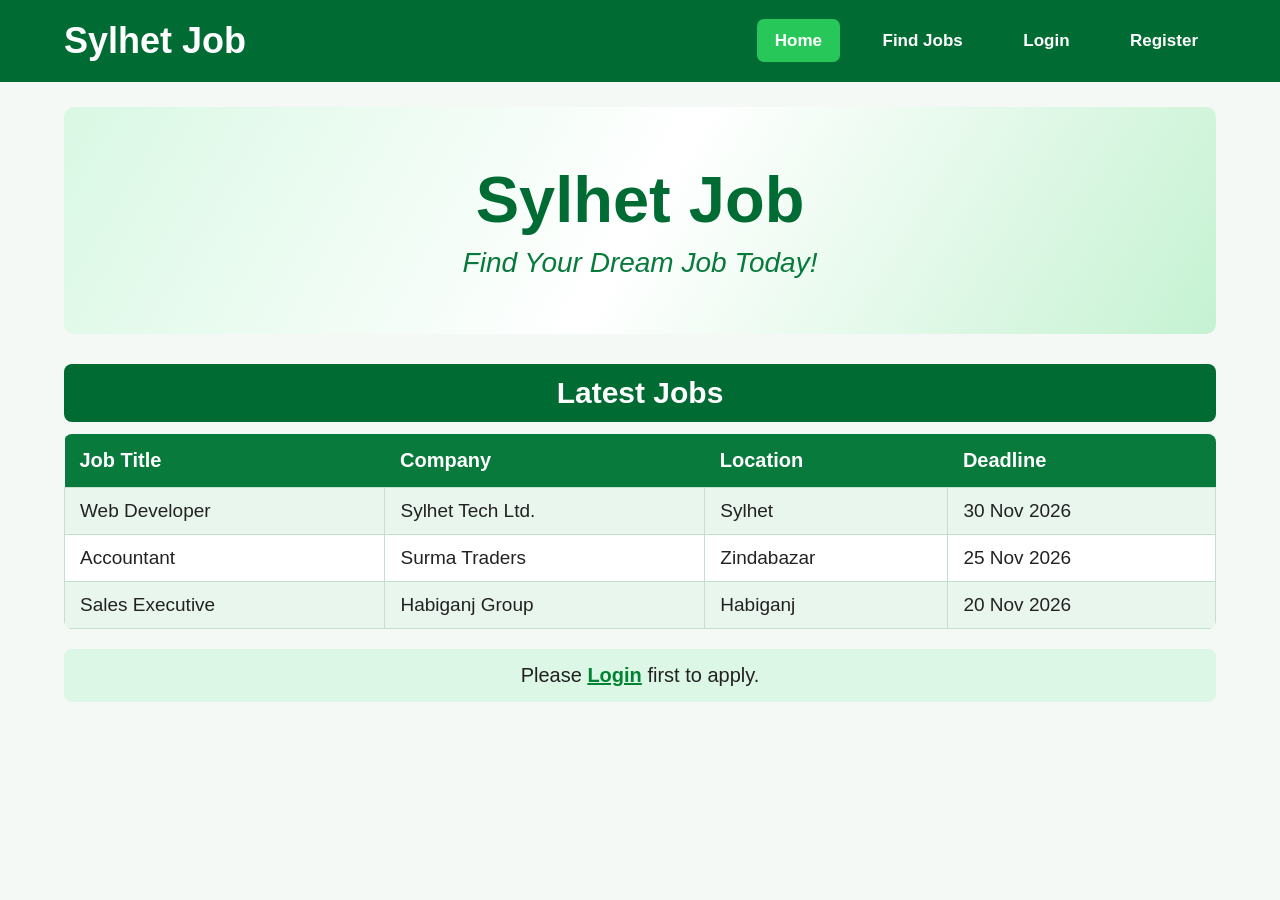
<file: index.html>
<!DOCTYPE html>
<html lang="en">
<head>
    <meta charset="UTF-8">
    <meta name="viewport" content="width=device-width, initial-scale=1.0">
    <title>Sylhet Job</title>
    <link rel="stylesheet" href="style.css">
</head>
<body>

    <!-- Header -->
    <div class="header">
        <h1>Sylhet Job</h1>

        <nav>
            <a href="index.html" class="active">Home</a>
            <a href="#jobs">Find Jobs</a>
            <a href="login.html">Login</a>
            <a href="register.html">Register</a>
        </nav>
    </div>

    <!-- Hero Section -->
    <div class="hero">
        <h1>Sylhet Job</h1>
        <p>Find Your Dream Job Today!</p>
    </div>

    <!-- Latest Jobs -->
    <div class="content" id="jobs">

        <h2>Latest Jobs</h2>

        <table>
            <tr>
                <th>Job Title</th>
                <th>Company</th>
                <th>Location</th>
                <th>Deadline</th>
            </tr>

            <tr>
                <td>Web Developer</td>
                <td>Sylhet Tech Ltd.</td>
                <td>Sylhet</td>
                <td>30 Nov 2026</td>
            </tr>

            <tr>
                <td>Accountant</td>
                <td>Surma Traders</td>
                <td>Zindabazar</td>
                <td>25 Nov 2026</td>
            </tr>

            <tr>
                <td>Sales Executive</td>
                <td>Habiganj Group</td>
                <td>Habiganj</td>
                <td>20 Nov 2026</td>
            </tr>
        </table>

        <p class="apply-message">
            Please <a href="login.html">Login</a> first to apply.
        </p>

    </div>

   

</body>
</html>
</file>
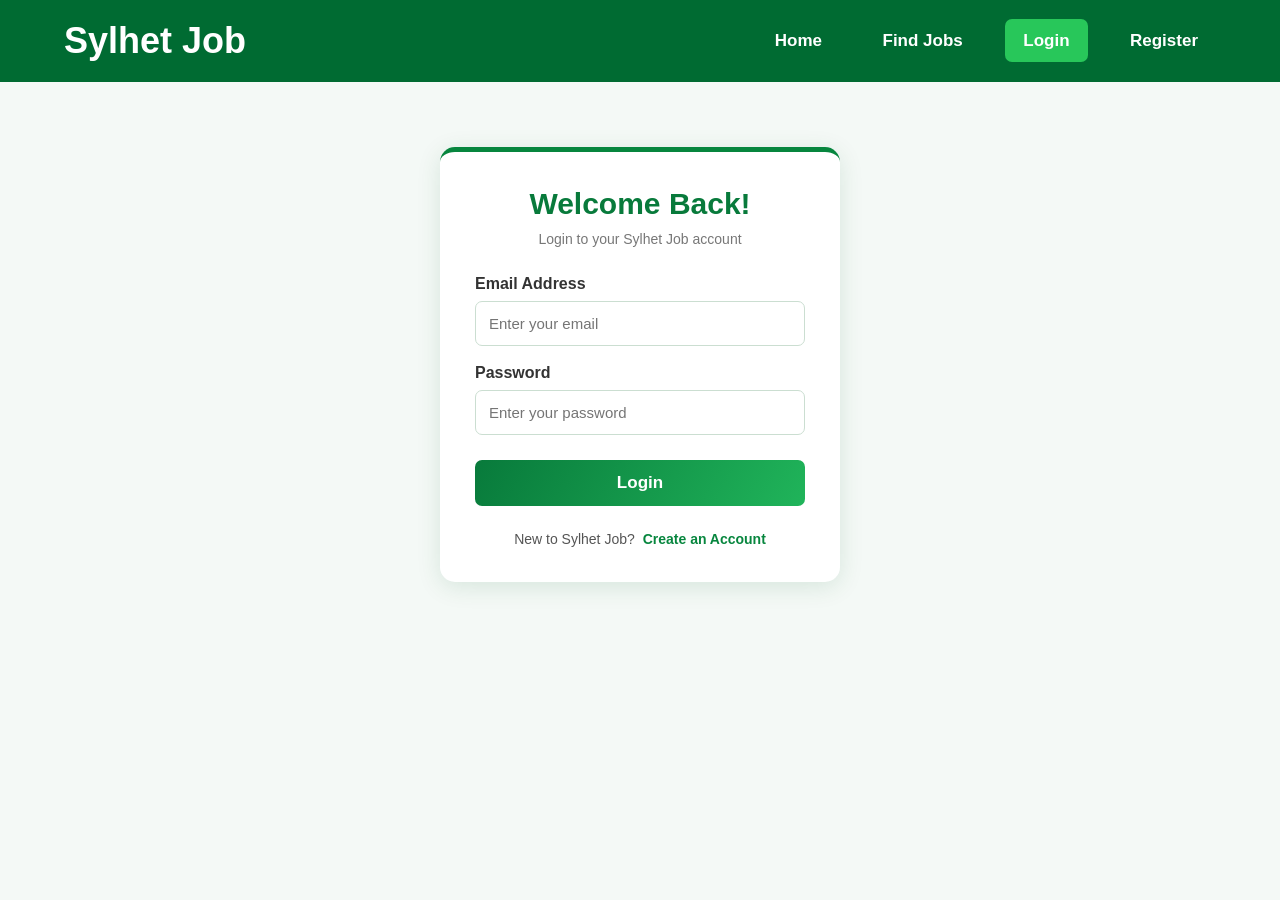
<file: login.html>
<!DOCTYPE html>
<html lang="en">
<head>
    <meta charset="UTF-8">
    <meta name="viewport" content="width=device-width, initial-scale=1.0">
    <title>Login - Sylhet Job</title>
    <link rel="stylesheet" href="style.css">
</head>
<body>

    <!-- Header -->
    <div class="header">
        <h1>Sylhet Job</h1>

        <nav>
            <a href="index.html">Home</a>
            <a href="index.html#jobs">Find Jobs</a>
            <a href="login.html" class="active">Login</a>
            <a href="register.html">Register</a>
        </nav>
    </div>

    <!-- Login Box -->
    <div class="box">

        <h2>Welcome Back!</h2>
        <p class="login-subtitle">Login to your Sylhet Job account</p>

        <form action="index.html">

            <label>Email Address</label>
            <input type="email" placeholder="Enter your email" required>

            <label>Password</label>
            <input type="password" placeholder="Enter your password" required>

            <button type="submit">Login</button>

        </form>

        <p class="register-text">
            New to Sylhet Job?
            <a href="register.html">Create an Account</a>
        </p>

    </div>

</body>
</html>
</file>
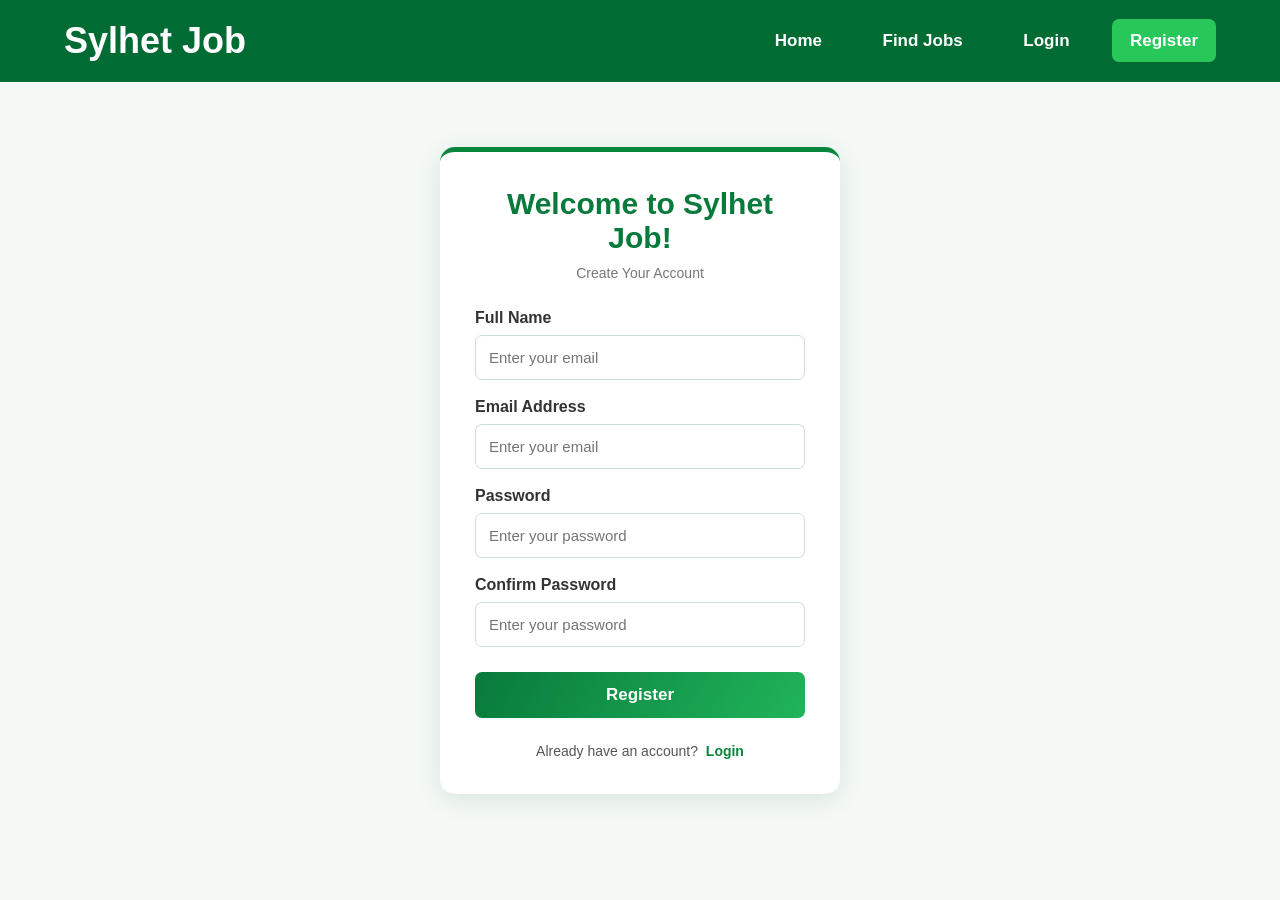
<file: register.html>
<!DOCTYPE html>
<html lang="en">
<head>
    <meta charset="UTF-8">
    <meta name="viewport" content="width=device-width, initial-scale=1.0">
    <title>Register - Sylhet Job</title>
    <link rel="stylesheet" href="style.css">
</head>
<body>

    <!-- Header -->
    <div class="header">
        <h1>Sylhet Job</h1>

        <nav>
            <a href="index.html">Home</a>
            <a href="index.html#jobs">Find Jobs</a>
            <a href="login.html">Login</a>
            <a href="register.html" class="active">Register</a>
        </nav>
    </div>

    <!-- Login Box -->
    <div class="box">

        <h2>Welcome to Sylhet Job!</h2>
        <p class="login-subtitle">Create Your Account</p>

        <form action="index.html">

          <div class="flextheform">
            <label>Full Name</label>
            <input type="text" placeholder="Enter your email" required>
            <label>Email Address</label>
            <input type="email" placeholder="Enter your email" required>
          </div>
          <div class="flextheform">
            <label>Password</label>
            <input type="password" placeholder="Enter your password" required>
            <label>Confirm Password</label>
            <input type="password" placeholder="Enter your password" required>
            </div>
            <button type="submit">Register</button>

        </form>

        <p class="register-text">
            Already have an account?
            <a href="login.html">Login</a>
        </p>

    </div>

</body>
</html>
</file>
<file: style.css>
/* General CSS */
* {
    margin: 0;
    padding: 0;
    box-sizing: border-box;
}

body {
    font-family: Arial, sans-serif;
    background-color: #f4f9f6;
    color: #222;
}

/* Header */
.header {
    background: #006b32;
    color: white;
    padding: 20px 5%;
    display: flex;
    justify-content: space-between;
    align-items: center;
}

.header h1 {
    font-size: 36px;
}

nav a {
    color: white;
    text-decoration: none;
    margin-left: 20px;
    font-size: 17px;
    font-weight: bold;
    padding: 12px 18px;
    border-radius: 7px;
    transition: 0.3s;
}

nav a:hover,
nav a.active {
    background-color: #28c75a;
}

/* Home Page Hero */
.hero {
    background: linear-gradient(120deg, #d9f8e4, #ffffff, #c5f2d2);
    text-align: center;
    padding: 55px 20px;
    margin: 25px 5%;
    border-radius: 10px;
}

.hero h1 {
    color: #006b32;
    font-size: 65px;
    margin-bottom: 10px;
}

.hero p {
    color: #087a3b;
    font-size: 28px;
    font-style: italic;
}

/* Latest Jobs */
.content {
    margin: 30px 5%;
}

.content h2 {
    background-color: #006b32;
    color: white;
    text-align: center;
    padding: 12px;
    font-size: 30px;
    border-radius: 8px;
    margin-bottom: 12px;
}

table {
    width: 100%;
    border-collapse: collapse;
    background-color: white;
    border-radius: 8px;
    overflow: hidden;
}

th {
    background-color: #087a3b;
    color: white;
    text-align: left;
    padding: 15px;
    font-size: 20px;
}

td {
    padding: 12px 15px;
    font-size: 19px;
    border: 1px solid #c5dfce;
}

tr:nth-child(even) {
    background-color: #e8f6ed;
}

tr:hover {
    background-color: #d5f0df;
}

/* Apply Message */
.apply-message {
    text-align: center;
    margin-top: 20px;
    padding: 15px;
    background-color: #dcf7e5;
    font-size: 20px;
    border-radius: 8px;
}

.apply-message a {
    color: #008333;
    font-weight: bold;
}

/* Login Page */
.box {
    width: 400px;
    max-width: 90%;
    margin: 65px auto;
    padding: 35px;
    background-color: white;
    border-radius: 15px;
    box-shadow: 0 5px 25px rgba(0, 90, 40, 0.12);
    border-top: 5px solid #07863e;
}

.box h2 {
    text-align: center;
    color: #087a3b;
    font-size: 30px;
    margin-bottom: 10px;
}

.login-subtitle {
    text-align: center;
    color: #777;
    font-size: 14px;
    margin-bottom: 28px;
}

/* Login Form */
.box label {
    display: block;
    font-weight: bold;
    color: #333;
    margin-bottom: 8px;
    margin-top: 18px;
}

.box input {
    width: 100%;
    padding: 13px;
    border: 1px solid #cbded1;
    border-radius: 7px;
    font-size: 15px;
    outline: none;
    transition: 0.3s;
}

.box input:focus {
    border-color: #07863e;
    box-shadow: 0 0 5px rgba(0, 130, 55, 0.2);
}

/* Login Button */
.box button {
    width: 100%;
    padding: 13px;
    margin-top: 25px;
    background: linear-gradient(120deg, #087a3b, #20b45a);
    color: white;
    border: none;
    border-radius: 7px;
    font-size: 17px;
    font-weight: bold;
    cursor: pointer;
    transition: 0.3s;
}

.box button:hover {
    background: #005c2b;
    transform: translateY(-2px);
}

/* Register Text */
.register-text {
    text-align: center;
    margin-top: 25px;
    font-size: 14px;
    color: #555;
}

.register-text a {
    color: #07863e;
    font-weight: bold;
    text-decoration: none;
    margin-left: 4px;
}

.register-text a:hover {
    text-decoration: underline;
}

/* Footer */
footer {
    background-color: #006b32;
    color: white;
    text-align: center;
    padding: 15px;
    font-size: 16px;
}

/* Responsive Design */
@media (max-width: 768px) {

    .header {
        flex-direction: column;
        gap: 20px;
    }

    nav a {
        margin: 4px;
        display: inline-block;
        font-size: 14px;
    }

    .hero h1 {
        font-size: 42px;
    }

    .hero p {
        font-size: 20px;
    }

    .content {
        overflow-x: auto;
    }

    table {
        min-width: 650px;
    }

    .box {
        margin: 40px auto;
        padding: 25px;
    }
}
</file>
